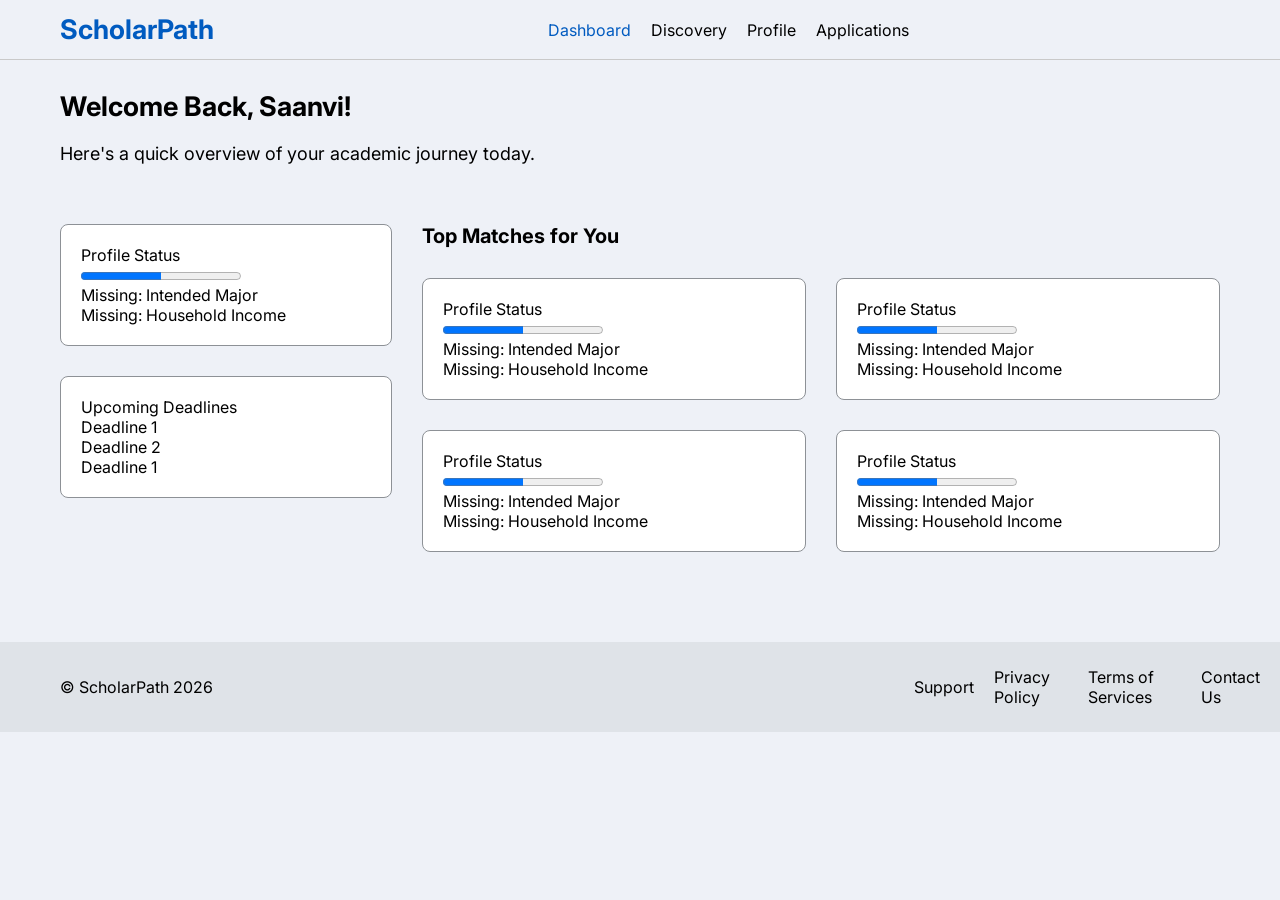
<file: index.html>
<!doctype html>
<html lang="en">

<head>
  <meta charset="UTF-8" />
  <meta name="viewport" content="width=device-width, initial-scale=1.0" />
  <title>ScholarPath</title>
  <link rel="stylesheet" href="style.css" />
</head>

<body>

  <header>
    <span class="logo">ScholarPath</span>
    <ul>
      <a class="active" href="/" >
        <li>Dashboard</li>
      </a>
      <a href="./discovery.html">
        <li>Discovery</li>
      </a>
      <li>Profile</li>
      <li>Applications</li>
    </ul>
  </header>




  <div class="container">


    

    <div class="FirstLine">Welcome Back, Saanvi!</div>
    <div class="SecondLine">Here's a quick overview of your academic journey today.</div>

    <div class="RowContainer">
      <div class="Sidebar">

        <div class="ProfileStatus">
          <div class="ProfileStatusHeader">Profile Status</div>
          <progress class="ProgressBar" value = 50 max = 100>50%</progress>
          <div class="Missing">Missing: Intended Major</div>
          <div class="Missing">Missing: Household Income</div>
        </div>

        <div class="UpcomingDeadlines">
          <div>Upcoming Deadlines</div>
          <div class="Deadline">Deadline 1</div>
          <div class="Deadline">Deadline 2</div>
          <div class="Deadline">Deadline 1</div>
        </div>

      </div>







      <div class="Main">
        <h2 class = "TopMatches">Top Matches for You</h2>
        

        <span class = "top">

          <div class = "left1">
            <div class="ProfileStatus">
              <div class="ProfileStatusHeader">Profile Status</div>
              <progress class="ProgressBar" value = 50 max = 100>50%</progress>
              <div class="Missing">Missing: Intended Major</div>
              <div class="Missing">Missing: Household Income</div>
            </div>
          </div>


          <div class = "right1">
            <div class="ProfileStatus">
              <div class="ProfileStatusHeader">Profile Status</div>
              <progress class="ProgressBar" value = 50 max = 100>50%</progress>
              <div class="Missing">Missing: Intended Major</div>
              <div class="Missing">Missing: Household Income</div>
            </div>
          </div>

        </span>





        <span class = "bottom">

          <div class = "left2">
            <div class="ProfileStatus">
              <div class="ProfileStatusHeader">Profile Status</div>
              <progress class="ProgressBar" value = 50 max = 100>50%</progress>
              <div class="Missing">Missing: Intended Major</div>
              <div class="Missing">Missing: Household Income</div>
            </div>
          </div>


          <div class = "right2">
            <div class="ProfileStatus">
              <div class="ProfileStatusHeader">Profile Status</div>
              <progress class="ProgressBar" value = 50 max = 100>50%</progress>
              <div class="Missing">Missing: Intended Major</div>
              <div class="Missing">Missing: Household Income</div>
            </div>
          </div>

        </div>
      





      </div>

    </div>
  </div>







  <footer>
    <div class="left">&copy; ScholarPath 2026</div>
    <div class="right">
      <ul>
        <li>Support</li>
        <li>Privacy Policy</li>
        <li>Terms of Services</li>
        <li>Contact Us</li>
      </ul>
    </div>
  </footer>





</body>

</html>
</file>
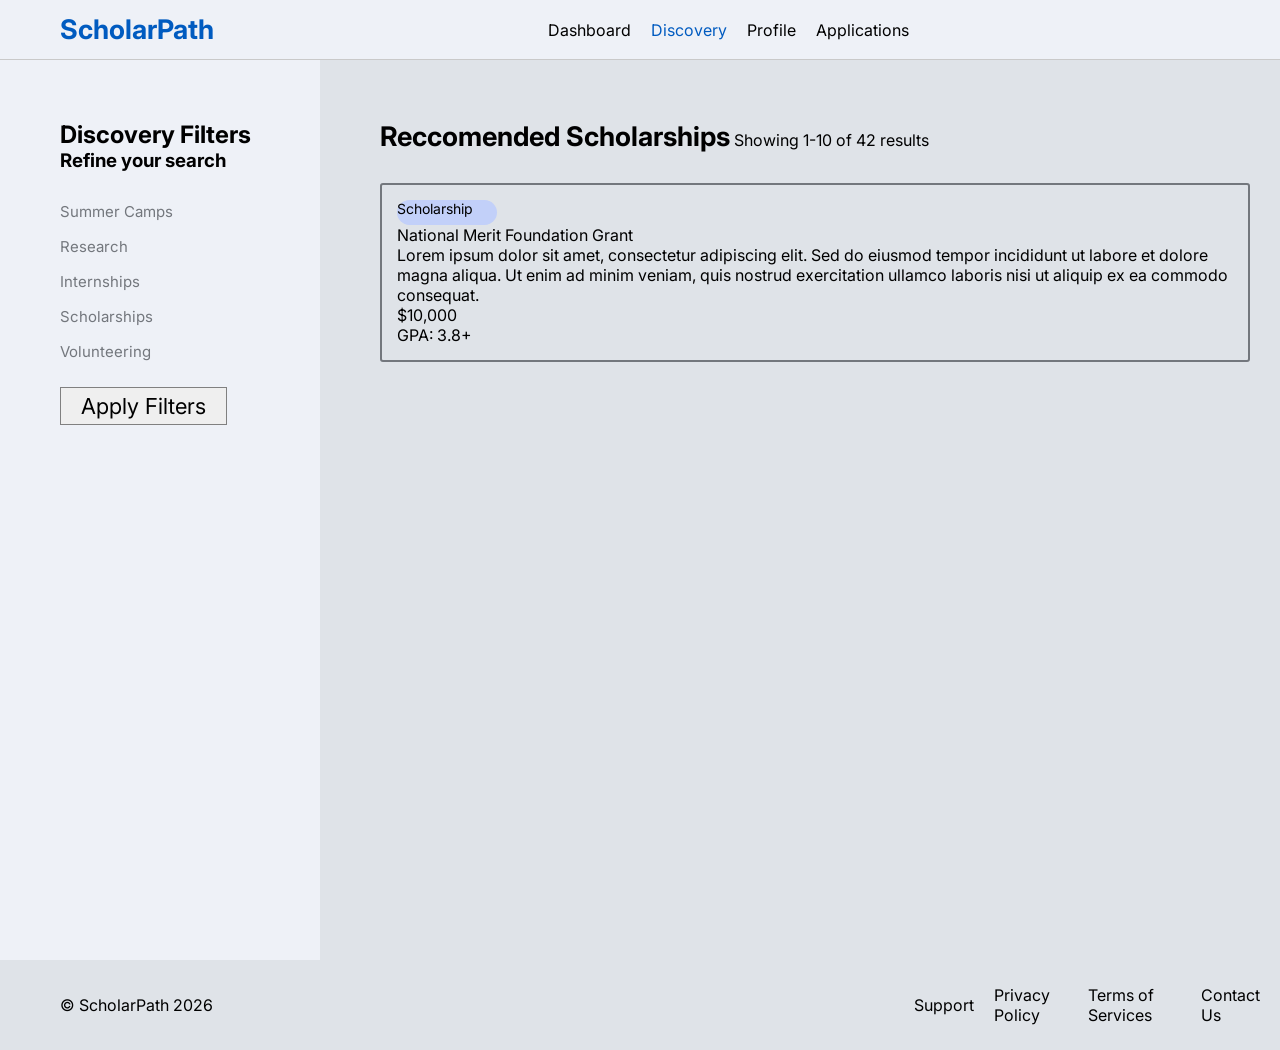
<file: discovery.html>
<!doctype html>
<html class="Html" lang="en">
  <head class="discoveryHead">
    <meta charset="UTF-8" />
    <meta name="viewport" content="width=device-width, initial-scale=1.0" />
    <title>Document</title>
    <link rel="stylesheet" href="style.css" />
  </head>

  <body>
    <header>
      <span class="logo">ScholarPath</span>
      <ul>
        <a href="/">
          <li>Dashboard</li>
        </a>
        <a class="active" href="./discovery.html">
          <li>Discovery</li>
        </a>
        <li>Profile</li>
        <li>Applications</li>
      </ul>
    </header>

    <div class="RowContainer">
      <div class="discoverySidebar">
        <h2 class="discoveryFilters">Discovery Filters</h2>
        <h3 class="discoveryrefineYourSearch">Refine your search</h3>

        <div class="searchfilters">
          <div class="refineyoursearchbuttons">
            <button class="discoverysummerCamps">Summer Camps</button>
            <button class="discoveryresearch">Research</button>
            <button class="discoveryinternships">Internships</button>
            <button class="discoveryscholarships">Scholarships</button>
            <button class="discoveryvolunteering">Volunteering</button>
          </div>

          <button class="discoveryApplyFilters">Apply Filters</button>
        </div>
      </div>

      <div class="discoveryMain">
        <span class="titlereccomendedscholarships">Reccomended Scholarships</span>
        <span class="discoveryShowingResults">Showing 1-10 of 42 results</span>
        
        <div class="discoveryResultBox">
          <div class="discoveryScholarshipsTag">Scholarship</div>
          <div class="discoveryResultHeader">National Merit Foundation Grant</div>
          <div class="discoveryResultDescription">Lorem ipsum dolor sit amet, consectetur adipiscing elit. Sed do
            eiusmod tempor incididunt ut labore et dolore magna aliqua. Ut enim
            ad minim veniam, quis nostrud exercitation ullamco laboris nisi ut
            aliquip ex ea commodo consequat.</div>
          <div class = "requirements">$10,000</div>
          <div class = "requirements">GPA: 3.8+</div>

        </div>

      </div>
      <!-- End of Main -->
    </div>

    <!-- End of container -->

    <footer>
      <div class="left">&copy; ScholarPath 2026</div>
      <div class="right">
        <ul>
          <li>Support</li>
          <li>Privacy Policy</li>
          <li>Terms of Services</li>
          <li>Contact Us</li>
        </ul>
      </div>
    </footer>
  </body>
</html>
</file>
<file: style.css>
@import url("https://fonts.googleapis.com/css2?family=Inter:ital,opsz,wght@0,14..32,100..900;1,14..32,100..900&display=swap");

* {
  margin: 0;
  padding: 0;
  box-sizing: border-box;
  font-family: "Inter", sans-serif;
}

:root {
  --blue: #005bc0;
  --second: #eef1f7;
  --footer: #dfe3e8;
}

html,
body {
  height: 100%;
  width: 100%;
  background-color: #eef1f7;
}

header {
  height: 60px;
  width: 100%;
  border-bottom: 1px solid rgb(201, 201, 201);
  display: flex;
  padding: 0 0 0 60px;
  flex-direction: row;
  justify-content: space-between;
  align-items: center;
}

.logo {
  width: 40%;
  color: var(--blue);
  font-size: 27px;
  font-weight: bold;
}

ul {
  list-style-type: none;
  display: flex;
  flex-direction: row;
  align-items: center;
  height: 100%;
  width: 60%;
}

li {
  margin-right: 20px;
  cursor: pointer;
}

a {
  color: black;
  text-decoration: none;
}

.active {
  color: var(--blue);
  /* font-weight: 800; */
}

footer {
  background-color: var(--footer);
  height: 90px;
  width: 100%;
  position: static;
  bottom: 0;
  display: flex;
  flex-direction: row;
  align-items: center;
  padding: 0 0 0 60px;
}

.left {
  width: 50%;
}

.right {
  width: 50%;
  margin-left: auto;
  display: flex;
  justify-content: end;
}

/* DASHBOARDDDDDDDDDDDDDDDDDDDDDDDDDDDDDDDDD */

.FirstLine {
  font-size: 27px;
  font-weight: bold;
  margin-left: 60px;
  margin-bottom: 20px;
  margin-top: 30px;
}

.SecondLine {
  font-size: 18px;
  margin-left: 60px;
}

.container {
  width: 100%;
}

.RowContainer {
  height: 100%;
  width: 100%;
  display: flex;
}

.Sidebar {
  padding: 60px 30px 30px 60px;
  width: 33%;
  height: 100%;
  position: relative;
}

.Main {
  width: 67%;
  height: 100%;
  padding: 60px 60px 60px 0;
}

.ProfileStatus {
  width: 100%;
  padding: 20px;
  border-radius: 8px;
  border: 1px solid #8d9196;
  margin-bottom: 30px;
  background-color: #ffffff;
}

.UpcomingDeadlines {
  width: 100%;
  padding: 20px;
  border-radius: 8px;
  border: 1px solid #8d9196;
  /* margin: 60px 30px 60px 60px; */
  background-color: #ffffff;
}

.TopMatches {
  font-size: 20px;
  margin: 0 0 30px 0;
}

.top {
  display: flex;
}

.left1 {
  margin: 0 30px 0 0;
  width: 100%;
}

.left2 {
  margin: 0 30px 0 0;
  width: 100%;
}

.right1 {
  width: 100%;
}

.right2 {
  width: 100%;
}

.bottom {
  display: flex;
}

/* DISCOVERYYYYYYYYYYYYYYYYYYYYYYYYYYYYYYYYYYYYYYYYYYYYYYYYY */

.discoverySidebar {
  width: 25%;
  padding: 60px 30px 30px 60px;
  position: relative;
}

.titlereccomendedscholarships {
  font-size: 27px;
  font-weight: bold;
  margin-bottom: 20px;
}

.discoveryMain {
  padding: 60px 30px 30px 60px;
  width: 75%;
  height: 100%;
  background-color: #dfe3e8;
}

.discoverysummerCamps {
  width: 200px;
  height: 35px;
  font-size: 15px;
  color: #73777d;
  border: none;
  border-radius: 3px;
  background: none;
  margin-top: 10px;
  align-items: left;
  justify-content: left;
}

.discoveryresearch {
  width: 200px;
  height: 35px;
  font-size: 15px;
  color: #73777d;
  border: none;
  border-radius: 3px;
  background: none;
}

.discoveryrefineYourSearch {
  margin-bottom: 30px;
}

.discoveryinternships {
  width: 200px;
  height: 35px;
  font-size: 15px;
  color: #73777d;
  border: none;
  border-radius: 3px;
  background: none;
}

.discoveryscholarships {
  width: 200px;
  height: 35px;
  font-size: 15px;
  color: #73777d;
  border: none;
  border-radius: 3px;
  background: none;
}

.discoveryvolunteering {
  width: 200px;
  height: 35px;
  font-size: 15px;
  color: #73777d;
  border: none;
  border-radius: 3px;
  background: none;
  margin-bottom: 10px;
}

.discoverysummerCamps:hover,
.discoveryresearch:hover,
.discoveryinternships:hover,
.discoveryscholarships:hover,
.discoveryvolunteering:hover {
  border: 2px solid #73777d;
}

.discoverysummerCamps,
.discoveryresearch,
.discoveryinternships,
.discoveryscholarships,
.discoveryvolunteering {
  display: flex;
  align-items: left;
  justify-content: left;
}

.discoveryApplyFilters {
  outline: none;
  border: 1px solid gray;
  font-size: 22px;
  padding: 5px 20px;
  cursor: pointer;
}

.discoveryResultBox{
  border: 2px solid #73777d;
  border-radius: 3px;
  margin-top: 30px;
  padding:15px;
}

.discoveryScholarshipsTag{
  font-size:14px;
  width:100px;
  background-color:rgb(194, 208, 249);
  border-radius: 50px;
  height:25px;
}

.discoveryResultDescription{

}


/* 
        <div class="discoveryResultBox">
          <div class="discoveryScholarshipsTag">Scholarship</div>
          <div class="discoveryResultHeader">National Merit Foundation Grant</div>
          <div class="discoveryResultDescription">Lorem ipsum dolor sit amet, consectetur adipiscing elit. Sed do
            eiusmod tempor incididunt ut labore et dolore magna aliqua. Ut enim
            ad minim veniam, quis nostrud exercitation ullamco laboris nisi ut
            aliquip ex ea commodo consequat.</div>
          <div class = "requirements">$10,000</div>
          <div class = "requirements">GPA: 3.8+</div>

        </div> */
</file>
